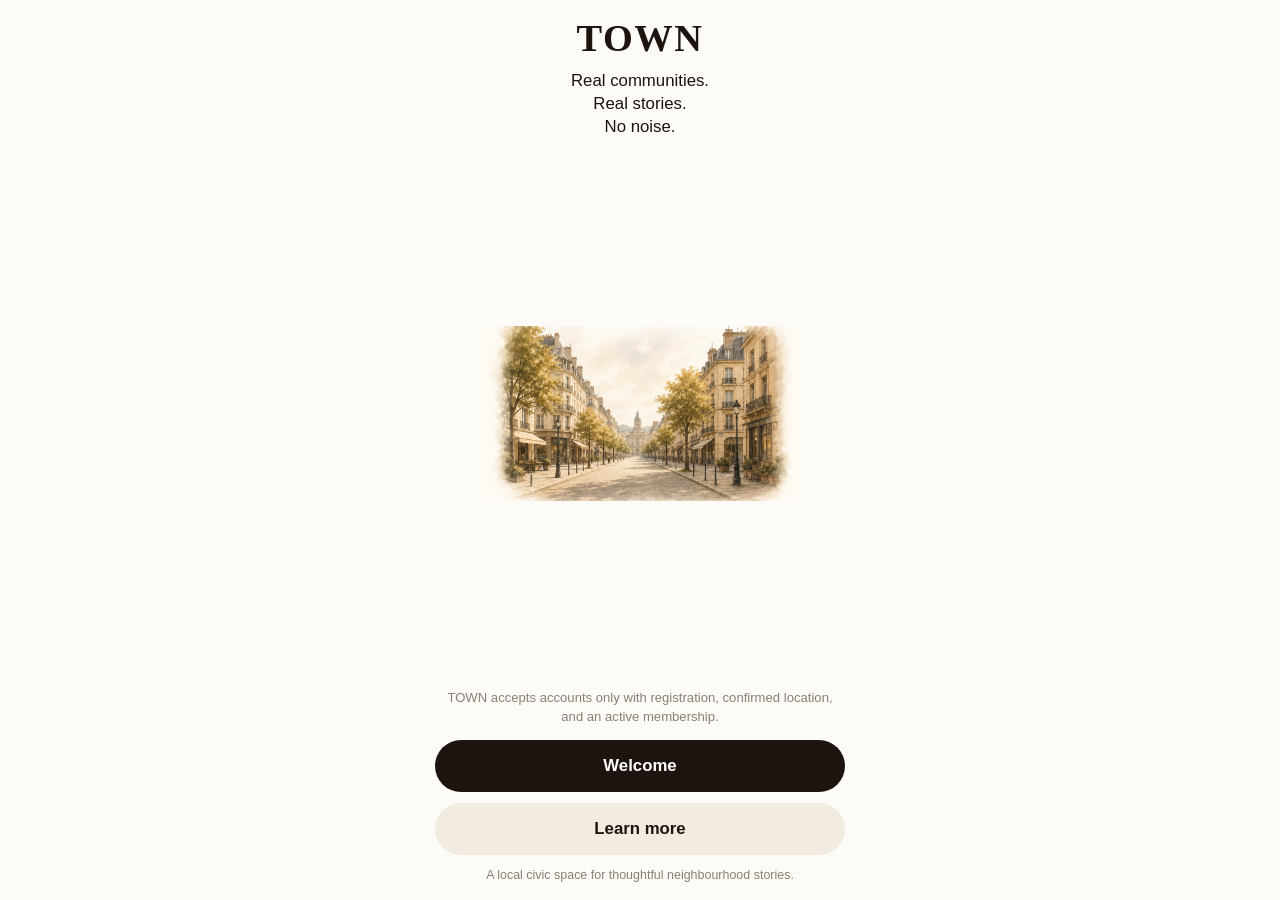
<file: prototype/owner-journey-v1/index.html>
<!DOCTYPE html>
<html lang="en">
<head>
  <meta charset="UTF-8" />
  <meta
    name="viewport"
    content="width=device-width, initial-scale=1, viewport-fit=cover"
  />
  <meta name="theme-color" content="#FDFBF7" />
  <meta
    name="description"
    content="TOWN owner full-journey public test route. Not authentication. Not the Flutter product."
  />
  <!--
    TOWN_OWNER_FULL_JOURNEY_V1
    PUBLIC OWNER TEST ROUTE — NOT AUTH — NOT FLUTTER PRODUCT — NOT APPROVED UI
    Public path: /town-safe-space-mobile/owner-journey-v1/
  -->
  <title>TOWN — Owner Full Journey V1</title>
  <link rel="stylesheet" href="styles.css" />
</head>
<body>
  <div id="app" class="app" aria-live="polite"></div>
  <script src="app.js" defer></script>
</body>
</html>
</file>
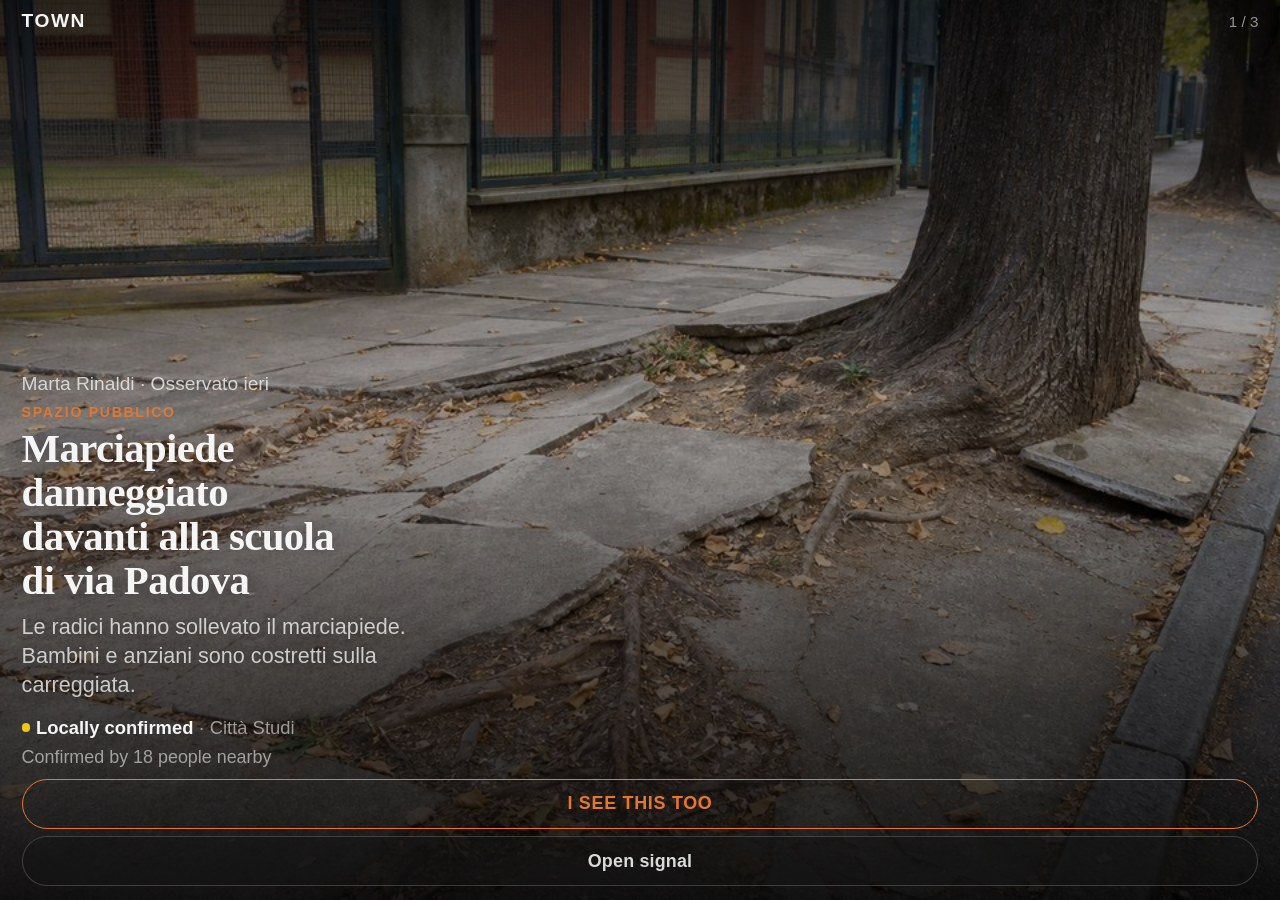
<file: prototype/town-feed-experience-v1/index.html>
<!DOCTYPE html>
<html lang="it">
<head>
  <meta charset="UTF-8" />
  <meta
    name="viewport"
    content="width=device-width, initial-scale=1, viewport-fit=cover"
  />
  <meta name="theme-color" content="#0a0a0a" />
  <meta
    name="description"
    content="TOWN Feed Experience Prototype V1 — fictional interactive civic scenes for owner iPhone review. Not the Flutter product."
  />
  <!--
    TOWN_EXPERIENCE_PROTOTYPE_V1
    EXPERIENCE PROTOTYPE ONLY — NOT FLUTTER PRODUCT — NOT APPROVED UI
    Public path: /town-safe-space-mobile/experience-v1/
  -->
  <title>TOWN — Experience Prototype V1</title>
  <link rel="stylesheet" href="styles.css" />
</head>
<body>
  <main
    id="feed"
    class="feed"
    aria-label="TOWN Community Signal experience prototype"
  >
    <!-- Scene 1 — landscape -->
    <section
      class="scene"
      data-scene="1"
      data-count="18"
      aria-label="Community signal 1 of 3"
    >
      <div class="scene-media" aria-hidden="true">
        <img
          class="scene-photo scene-photo--landscape"
          src="assets/signal_citta_studi_pavement.jpg"
          alt=""
          decoding="async"
          fetchpriority="high"
        />
        <div class="scene-veil"></div>
      </div>
      <div class="scene-chrome">
        <header class="scene-top">
          <p class="brand" aria-label="TOWN">TOWN</p>
          <p class="pager"><span class="pager-current">1</span> / 3</p>
        </header>
        <div class="scene-body">
          <p class="meta">Marta Rinaldi · Osservato ieri</p>
          <p class="category">SPAZIO PUBBLICO</p>
          <h1 class="headline">
            Marciapiede danneggiato davanti alla scuola di via Padova
          </h1>
          <p class="summary">
            Le radici hanno sollevato il marciapiede. Bambini e anziani sono
            costretti sulla carreggiata.
          </p>
        </div>
        <footer class="scene-actions">
          <p class="status">
            <span class="status-dot" aria-hidden="true"></span>
            <span class="status-label">Locally confirmed</span>
            <span class="status-sep" aria-hidden="true">·</span>
            <span class="status-area">Città Studi</span>
          </p>
          <p class="confirm-count">
            Confirmed by
            <span class="confirm-count-value" data-role="count">18</span>
            people nearby
          </p>
          <button
            type="button"
            class="btn-confirm"
            data-role="confirm"
            aria-pressed="false"
          >
            I SEE THIS TOO
          </button>
          <button type="button" class="btn-open" data-role="open">
            Open signal
          </button>
        </footer>
      </div>
    </section>

    <!-- Scene 2 — portrait -->
    <section
      class="scene"
      data-scene="2"
      data-count="11"
      aria-label="Community signal 2 of 3"
    >
      <div class="scene-media" aria-hidden="true">
        <img
          class="scene-photo scene-photo--portrait"
          src="assets/signal_porta_romana_lighting.jpg"
          alt=""
          decoding="async"
        />
        <div class="scene-veil"></div>
      </div>
      <div class="scene-chrome">
        <header class="scene-top">
          <p class="brand">TOWN</p>
          <p class="pager"><span class="pager-current">2</span> / 3</p>
        </header>
        <div class="scene-body">
          <p class="meta">Chiara Valli · Segnalato due giorni fa</p>
          <p class="category">ILLUMINAZIONE</p>
          <h1 class="headline">
            Il percorso vicino alla scuola resta al buio la sera
          </h1>
          <p class="summary">
            Diversi lampioni non funzionano sul tratto pedonale. I residenti
            hanno già segnalato il Comune.
          </p>
        </div>
        <footer class="scene-actions">
          <p class="status">
            <span class="status-dot" aria-hidden="true"></span>
            <span class="status-label">Reported</span>
            <span class="status-sep" aria-hidden="true">·</span>
            <span class="status-area">Porta Romana</span>
          </p>
          <p class="confirm-count">
            Confirmed by
            <span class="confirm-count-value" data-role="count">11</span>
            people nearby
          </p>
          <button
            type="button"
            class="btn-confirm"
            data-role="confirm"
            aria-pressed="false"
          >
            I SEE THIS TOO
          </button>
          <button type="button" class="btn-open" data-role="open">
            Open signal
          </button>
        </footer>
      </div>
    </section>

    <!-- Scene 3 — square -->
    <section
      class="scene"
      data-scene="3"
      data-count="7"
      aria-label="Community signal 3 of 3"
    >
      <div class="scene-media" aria-hidden="true">
        <img
          class="scene-photo scene-photo--square"
          src="assets/signal_lorenteggio_works.jpg"
          alt=""
          decoding="async"
        />
        <div class="scene-veil"></div>
      </div>
      <div class="scene-chrome">
        <header class="scene-top">
          <p class="brand">TOWN</p>
          <p class="pager"><span class="pager-current">3</span> / 3</p>
        </header>
        <div class="scene-body">
          <p class="meta">Luca Ferri · Osservato questa settimana</p>
          <p class="category">LAVORI PUBBLICI</p>
          <h1 class="headline">
            Il cantiere restringe il passaggio pedonale senza indicazioni chiare
          </h1>
          <p class="summary">
            Il percorso temporaneo è stretto e poco segnalato. Servono tempi
            chiari e un passaggio più sicuro.
          </p>
        </div>
        <footer class="scene-actions">
          <p class="status">
            <span class="status-dot" aria-hidden="true"></span>
            <span class="status-label">In progress</span>
            <span class="status-sep" aria-hidden="true">·</span>
            <span class="status-area">Lorenteggio</span>
          </p>
          <p class="confirm-count">
            Confirmed by
            <span class="confirm-count-value" data-role="count">7</span>
            people nearby
          </p>
          <button
            type="button"
            class="btn-confirm"
            data-role="confirm"
            aria-pressed="false"
          >
            I SEE THIS TOO
          </button>
          <button type="button" class="btn-open" data-role="open">
            Open signal
          </button>
        </footer>
      </div>
    </section>
  </main>

  <div
    id="sheet"
    class="sheet"
    hidden
    role="dialog"
    aria-modal="true"
    aria-labelledby="sheet-title"
  >
    <div class="sheet-backdrop" data-role="sheet-close" tabindex="-1"></div>
    <div class="sheet-panel">
      <h2 id="sheet-title" class="sheet-title">Signal detail</h2>
      <p class="sheet-copy">
        Signal details will be added in the next TOWN phase.
      </p>
      <button type="button" class="sheet-close" data-role="sheet-close">
        Close
      </button>
    </div>
  </div>

  <script src="app.js" defer></script>
</body>
</html>
</file>
<file: prototype/owner-journey-v1/styles.css>
/* TOWN Owner Full-Journey V1 — PUBLIC TEST ROUTE ONLY */

:root {
  --ivory: #fdfbf7;
  --charcoal: #1e140f;
  --body: #2c241c;
  --secondary-btn: #f2ebe1;
  --footer: #8a7f74;
  --panel: #f4efe7;
  --line: rgba(30, 20, 15, 0.12);
  --accent: #e8772e;
  --ok: #2f6b3a;
  --safe-top: env(safe-area-inset-top, 0px);
  --safe-bottom: env(safe-area-inset-bottom, 0px);
  --safe-left: env(safe-area-inset-left, 0px);
  --safe-right: env(safe-area-inset-right, 0px);
  --font-ui: "Avenir Next", "Segoe UI", "Helvetica Neue", Helvetica, Arial,
    sans-serif;
  --font-display: "Iowan Old Style", "Palatino Linotype", Palatino, Georgia,
    serif;
  --max: 410px;
  --vh: 100vh;
  --vh: 100dvh;
}

*,
*::before,
*::after {
  box-sizing: border-box;
}

html,
body {
  margin: 0;
  padding: 0;
  width: 100%;
  min-height: var(--vh);
  background: var(--ivory);
  color: var(--charcoal);
  font-family: var(--font-ui);
  -webkit-text-size-adjust: 100%;
}

body {
  overflow-x: hidden;
}

button {
  font-family: inherit;
  cursor: pointer;
}

button:focus-visible {
  outline: 2px solid var(--charcoal);
  outline-offset: 3px;
}

.app {
  min-height: var(--vh);
}

.screen {
  min-height: var(--vh);
  padding:
    calc(1rem + var(--safe-top))
    calc(1.25rem + var(--safe-right))
    calc(1.1rem + var(--safe-bottom))
    calc(1.25rem + var(--safe-left));
  display: flex;
  justify-content: center;
}

.screen--dark {
  background: #0a0a0a;
  color: #f5f5f5;
}

.col {
  width: 100%;
  max-width: var(--max);
  display: flex;
  flex-direction: column;
  min-height: calc(var(--vh) - var(--safe-top) - var(--safe-bottom) - 2.1rem);
}

.brand {
  margin: 0;
  text-align: center;
  font-family: var(--font-display);
  font-size: 2.4rem;
  font-weight: 700;
  letter-spacing: 0.04em;
}

.tagline {
  margin: 0.65rem 0 0;
  text-align: center;
  font-size: 1.05rem;
  line-height: 1.35;
  white-space: pre-line;
}

.hero-art {
  flex: 1;
  display: flex;
  align-items: center;
  justify-content: center;
  min-height: 180px;
  margin: 0.75rem 0;
}

.hero-art img {
  width: min(100%, 320px);
  max-height: 42vh;
  object-fit: contain;
  border-radius: 0.4rem;
}

.fineprint {
  margin: 0 0 0.9rem;
  text-align: center;
  font-size: 0.82rem;
  line-height: 1.4;
  color: var(--footer);
}

.footer-note {
  margin: 0.85rem 0 0;
  text-align: center;
  font-size: 0.78rem;
  color: var(--footer);
}

.btn {
  appearance: none;
  border: 0;
  width: 100%;
  min-height: 52px;
  border-radius: 999px;
  padding: 0.85rem 1rem;
  font-size: 1.05rem;
  font-weight: 700;
}

.btn + .btn {
  margin-top: 0.65rem;
}

.btn-primary {
  background: var(--charcoal);
  color: #fff;
}

.btn-secondary {
  background: var(--secondary-btn);
  color: var(--charcoal);
}

.btn-ghost {
  background: transparent;
  color: var(--charcoal);
  border: 1px solid var(--line);
}

.btn:disabled {
  opacity: 0.45;
  cursor: not-allowed;
}

.topbar {
  display: flex;
  align-items: center;
  gap: 0.5rem;
  margin-bottom: 0.85rem;
}

.icon-back {
  appearance: none;
  border: 0;
  background: transparent;
  width: 44px;
  height: 44px;
  border-radius: 50%;
  font-size: 1.4rem;
  line-height: 1;
  color: inherit;
}

.title {
  margin: 0;
  font-family: var(--font-display);
  font-size: clamp(1.7rem, 6vw, 2rem);
  line-height: 1.15;
}

.support {
  margin: 0.45rem 0 1rem;
  color: var(--footer);
  font-size: 1rem;
  line-height: 1.4;
}

.notice {
  display: flex;
  gap: 0.7rem;
  align-items: flex-start;
  background: var(--panel);
  border-radius: 1rem;
  padding: 0.9rem 1rem;
  margin-bottom: 1rem;
}

.notice-badge {
  flex: none;
  width: 1.5rem;
  height: 1.5rem;
  border-radius: 50%;
  background: #f0c419;
  color: #111;
  display: grid;
  place-items: center;
  font-weight: 800;
  font-size: 0.85rem;
}

.notice p {
  margin: 0;
  font-size: 0.92rem;
  line-height: 1.4;
}

.section-label {
  margin: 0 0 0.55rem;
  font-size: 0.85rem;
  color: var(--footer);
  font-weight: 600;
}

.choice {
  width: 100%;
  display: flex;
  align-items: center;
  gap: 0.8rem;
  min-height: 64px;
  padding: 0.75rem 0.9rem;
  border-radius: 1rem;
  border: 1.5px solid var(--line);
  background: #fff;
  text-align: left;
  margin-bottom: 0.65rem;
  color: inherit;
}

.choice[aria-pressed="true"] {
  border-color: var(--charcoal);
  background: #fff;
}

.choice img.flag {
  width: 28px;
  height: 20px;
  object-fit: cover;
  border-radius: 2px;
}

.choice-label {
  flex: 1;
  font-size: 1.05rem;
  font-weight: 600;
}

.radio {
  width: 1.15rem;
  height: 1.15rem;
  border-radius: 50%;
  border: 1.5px solid rgba(30, 20, 15, 0.35);
  flex: none;
}

.choice[aria-pressed="true"] .radio {
  border-color: var(--charcoal);
  box-shadow: inset 0 0 0 4px var(--charcoal);
}

.country-row {
  display: flex;
  align-items: center;
  justify-content: space-between;
  gap: 0.75rem;
  padding: 0.85rem 0.95rem;
  border-radius: 1rem;
  background: #fff;
  border: 1px solid var(--line);
  margin-bottom: 1rem;
}

.country-row-main {
  display: flex;
  align-items: center;
  gap: 0.7rem;
}

.city-card {
  width: 100%;
  border: 1.5px solid var(--line);
  border-radius: 1.1rem;
  overflow: hidden;
  background: #fff;
  padding: 0;
  text-align: left;
  color: inherit;
  margin-bottom: 0.75rem;
}

.city-card[aria-pressed="true"] {
  border-color: var(--charcoal);
}

.city-card img {
  width: 100%;
  height: 150px;
  object-fit: cover;
  display: block;
}

.city-card-caption {
  padding: 0.85rem 1rem;
  font-size: 1.1rem;
  font-weight: 700;
}

.locked {
  margin: 0.25rem 0 1rem;
  color: var(--footer);
  font-size: 0.9rem;
}

.spacer {
  flex: 1;
}

.privacy {
  background: var(--panel);
  border-radius: 1rem;
  padding: 1rem;
  margin: 0.75rem 0 1rem;
}

.privacy h2 {
  margin: 0 0 0.4rem;
  font-size: 1.05rem;
}

.privacy p,
.privacy li {
  margin: 0;
  font-size: 0.92rem;
  line-height: 1.45;
  color: var(--body);
}

.privacy ul {
  margin: 0.55rem 0 0;
  padding-left: 1.1rem;
}

.privacy li + li {
  margin-top: 0.35rem;
}

.status-block {
  margin: 0.5rem 0 1rem;
}

.status-title {
  margin: 0 0 0.35rem;
  font-size: 1.25rem;
  font-weight: 700;
}

.status-title.is-ok {
  color: var(--ok);
}

.status-body {
  margin: 0;
  font-size: 1rem;
  line-height: 1.45;
  color: var(--body);
}

.busy-line {
  margin: 0.75rem 0;
  font-size: 1rem;
  color: var(--footer);
}

.sheet {
  position: fixed;
  inset: 0;
  z-index: 30;
}

.sheet[hidden] {
  display: none;
}

.sheet-backdrop {
  position: absolute;
  inset: 0;
  background: rgba(0, 0, 0, 0.35);
}

.sheet-panel {
  position: absolute;
  left: 0;
  right: 0;
  bottom: 0;
  background: var(--ivory);
  border-radius: 1.1rem 1.1rem 0 0;
  padding:
    1.25rem
    calc(1.25rem + var(--safe-right))
    calc(1.1rem + var(--safe-bottom))
    calc(1.25rem + var(--safe-left));
}

.sheet-panel h2 {
  margin: 0 0 0.75rem;
  font-family: var(--font-display);
  font-size: 1.6rem;
}

.sheet-panel p {
  margin: 0 0 1rem;
  white-space: pre-line;
  line-height: 1.55;
  font-size: 0.98rem;
}

@media (prefers-reduced-motion: reduce) {
  * {
    scroll-behavior: auto !important;
    transition: none !important;
  }
}
</file>
<file: prototype/town-feed-experience-v1/styles.css>
/* TOWN Feed Experience Prototype V1
   EXPERIENCE PROTOTYPE ONLY — NOT FLUTTER PRODUCT — NOT APPROVED UI */

:root {
  --bg: #0a0a0a;
  --ink: #f5f5f5;
  --ink-soft: rgba(245, 245, 245, 0.78);
  --ink-mute: rgba(245, 245, 245, 0.58);
  --accent: #e8772e;
  --accent-soft: rgba(232, 119, 46, 0.92);
  --panel: #141414;
  --safe-top: env(safe-area-inset-top, 0px);
  --safe-bottom: env(safe-area-inset-bottom, 0px);
  --safe-left: env(safe-area-inset-left, 0px);
  --safe-right: env(safe-area-inset-right, 0px);
  --scene-h: 100vh;
  --scene-h: 100dvh;
  --pad-x: clamp(1rem, 4.5vw, 1.35rem);
  --font: "Iowan Old Style", "Palatino Linotype", Palatino, "Book Antiqua",
    "Times New Roman", Georgia, serif;
  --font-ui: "Avenir Next", "Segoe UI", "Helvetica Neue", Helvetica, Arial,
    sans-serif;
}

*,
*::before,
*::after {
  box-sizing: border-box;
}

html,
body {
  margin: 0;
  padding: 0;
  width: 100%;
  height: var(--scene-h);
  overflow: hidden;
  overscroll-behavior: none;
  background: var(--bg);
  color: var(--ink);
  font-family: var(--font-ui);
  -webkit-text-size-adjust: 100%;
  text-size-adjust: 100%;
  touch-action: manipulation;
}

body {
  position: fixed;
  inset: 0;
}

.feed {
  width: 100%;
  height: var(--scene-h);
  overflow-x: hidden;
  overflow-y: auto;
  overscroll-behavior-y: contain;
  scroll-snap-type: y mandatory;
  scroll-behavior: smooth;
  -webkit-overflow-scrolling: touch;
  scrollbar-width: none;
}

.feed::-webkit-scrollbar {
  display: none;
}

.scene {
  position: relative;
  width: 100%;
  height: var(--scene-h);
  min-height: var(--scene-h);
  max-height: var(--scene-h);
  overflow: hidden;
  scroll-snap-align: start;
  scroll-snap-stop: always;
  flex: none;
  color: var(--ink);
}

.scene-media {
  position: absolute;
  inset: 0;
  z-index: 0;
  background: #111;
}

.scene-photo {
  width: 100%;
  height: 100%;
  object-fit: cover;
  display: block;
  user-select: none;
  pointer-events: none;
}

.scene-photo--landscape {
  object-position: 50% 42%;
}

.scene-photo--portrait {
  object-position: 58% 40%;
}

.scene-photo--square {
  object-position: 50% 45%;
}

.scene-veil {
  position: absolute;
  inset: 0;
  background:
    linear-gradient(
      180deg,
      rgba(0, 0, 0, 0.72) 0%,
      rgba(0, 0, 0, 0.28) 28%,
      rgba(0, 0, 0, 0.18) 48%,
      rgba(0, 0, 0, 0.55) 72%,
      rgba(0, 0, 0, 0.88) 100%
    );
}

.scene-chrome {
  position: relative;
  z-index: 1;
  height: 100%;
  display: grid;
  grid-template-rows: auto 1fr auto;
  padding:
    calc(0.7rem + var(--safe-top))
    calc(var(--pad-x) + var(--safe-right))
    calc(0.85rem + var(--safe-bottom))
    calc(var(--pad-x) + var(--safe-left));
  gap: 0.55rem;
}

.scene-top {
  display: flex;
  align-items: baseline;
  justify-content: space-between;
  gap: 1rem;
}

.brand {
  margin: 0;
  font-family: var(--font-ui);
  font-weight: 800;
  letter-spacing: 0.08em;
  font-size: clamp(1.05rem, 3.4vw, 1.2rem);
  line-height: 1;
}

.pager {
  margin: 0;
  font-size: 0.95rem;
  color: var(--ink-mute);
  font-variant-numeric: tabular-nums;
}

.scene-body {
  display: flex;
  flex-direction: column;
  justify-content: flex-end;
  min-height: 0;
  padding-bottom: 0.35rem;
}

.meta {
  margin: 0 0 0.55rem;
  font-size: clamp(1.05rem, 2.8vw, 1.2rem);
  line-height: 1.25;
  color: var(--ink-soft);
  font-weight: 500;
}

.category {
  margin: 0 0 0.4rem;
  font-size: clamp(0.78rem, 2.2vw, 0.88rem);
  letter-spacing: 0.12em;
  font-weight: 700;
  color: var(--accent-soft);
  text-transform: uppercase;
}

.headline {
  margin: 0 0 0.55rem;
  font-family: var(--font);
  font-weight: 700;
  font-size: clamp(1.875rem, 5.8vw, 2.55rem);
  line-height: 1.08;
  letter-spacing: -0.015em;
  max-width: 18ch;
  text-wrap: balance;
  text-shadow: 0 1px 18px rgba(0, 0, 0, 0.35);
}

.summary {
  margin: 0;
  max-width: 34ch;
  font-size: clamp(1.125rem, 3.2vw, 1.35rem);
  line-height: 1.35;
  color: var(--ink-soft);
  text-shadow: 0 1px 12px rgba(0, 0, 0, 0.3);
}

.scene-actions {
  display: flex;
  flex-direction: column;
  gap: 0.45rem;
  padding-top: 0.15rem;
}

.status {
  margin: 0;
  display: flex;
  flex-wrap: wrap;
  align-items: center;
  gap: 0.35rem;
  font-size: clamp(1rem, 2.8vw, 1.15rem);
  line-height: 1.25;
  color: var(--ink);
  font-weight: 600;
}

.status-dot {
  width: 0.55rem;
  height: 0.55rem;
  border-radius: 50%;
  background: #f0c419;
  flex: none;
}

.status-sep,
.status-area {
  color: var(--ink-mute);
  font-weight: 500;
}

.confirm-count {
  margin: 0 0 0.2rem;
  font-size: clamp(0.98rem, 2.6vw, 1.12rem);
  color: var(--ink-mute);
  line-height: 1.25;
}

.btn-confirm,
.btn-open,
.sheet-close {
  appearance: none;
  border: 0;
  cursor: pointer;
  font-family: var(--font-ui);
  min-height: 48px;
  border-radius: 999px;
  width: 100%;
  padding: 0.85rem 1rem;
  font-size: clamp(1rem, 3vw, 1.12rem);
  font-weight: 700;
  letter-spacing: 0.04em;
  transition: background-color 0.15s ease, color 0.15s ease,
    border-color 0.15s ease, opacity 0.15s ease;
}

.btn-confirm {
  background: transparent;
  color: var(--accent);
  border: 1.5px solid var(--accent);
}

.btn-confirm[aria-pressed="true"] {
  color: var(--accent);
  border-color: var(--accent);
  background: rgba(232, 119, 46, 0.1);
  letter-spacing: 0.02em;
  text-transform: none;
  font-size: clamp(0.98rem, 2.8vw, 1.05rem);
}

.btn-open {
  background: rgba(20, 20, 20, 0.55);
  color: rgba(245, 245, 245, 0.88);
  border: 1px solid rgba(255, 255, 255, 0.18);
  font-weight: 600;
  letter-spacing: 0.01em;
  text-transform: none;
}

.btn-confirm:focus-visible,
.btn-open:focus-visible,
.sheet-close:focus-visible {
  outline: 2px solid #fff;
  outline-offset: 3px;
}

.btn-confirm:active,
.btn-open:active,
.sheet-close:active {
  opacity: 0.88;
}

/* Bottom sheet */
.sheet[hidden] {
  display: none;
}

.sheet {
  position: fixed;
  inset: 0;
  z-index: 40;
}

.sheet-backdrop {
  position: absolute;
  inset: 0;
  background: rgba(0, 0, 0, 0.55);
}

.sheet-panel {
  position: absolute;
  left: 0;
  right: 0;
  bottom: 0;
  background: var(--panel);
  color: var(--ink);
  border-radius: 1.1rem 1.1rem 0 0;
  padding:
    1.25rem
    calc(var(--pad-x) + var(--safe-right))
    calc(1.1rem + var(--safe-bottom))
    calc(var(--pad-x) + var(--safe-left));
  box-shadow: 0 -8px 32px rgba(0, 0, 0, 0.45);
}

.sheet-title {
  margin: 0 0 0.65rem;
  font-family: var(--font);
  font-size: 1.45rem;
  line-height: 1.2;
}

.sheet-copy {
  margin: 0 0 1.1rem;
  font-size: 1.08rem;
  line-height: 1.4;
  color: var(--ink-soft);
}

.sheet-close {
  background: var(--accent);
  color: #111;
  border: 0;
}

body.sheet-open .feed {
  overflow: hidden;
  touch-action: none;
}

@media (max-height: 700px) {
  .headline {
    font-size: clamp(1.7rem, 5.4vw, 2.1rem);
    max-width: 20ch;
  }

  .summary {
    font-size: clamp(1.05rem, 3vw, 1.2rem);
  }

  .scene-chrome {
    gap: 0.35rem;
  }

  .scene-actions {
    gap: 0.35rem;
  }

  .btn-confirm,
  .btn-open {
    min-height: 44px;
    padding: 0.7rem 1rem;
  }
}

@media (max-width: 360px) {
  .headline {
    font-size: 1.7rem;
  }

  .summary {
    font-size: 1.05rem;
  }
}

@media (prefers-reduced-motion: reduce) {
  .feed {
    scroll-behavior: auto;
  }

  .btn-confirm,
  .btn-open,
  .sheet-close {
    transition: none;
  }
}
</file>
